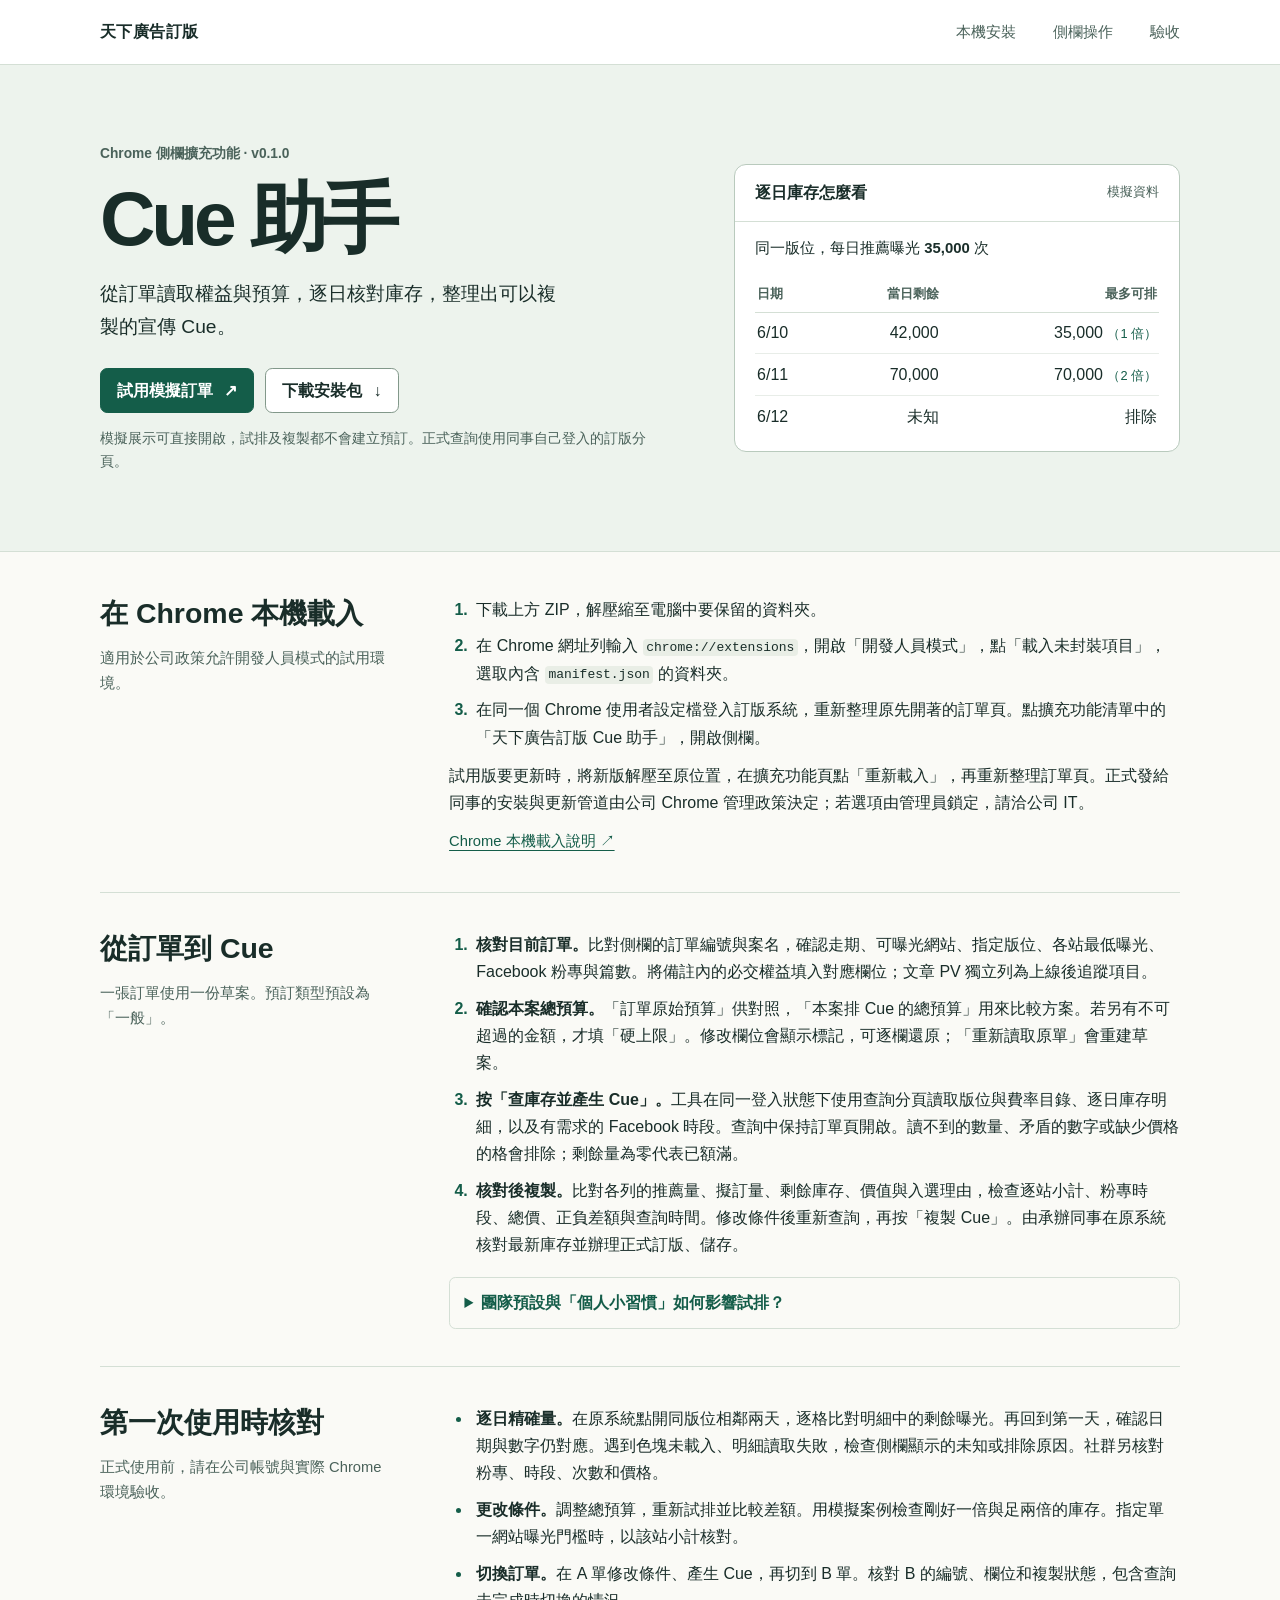
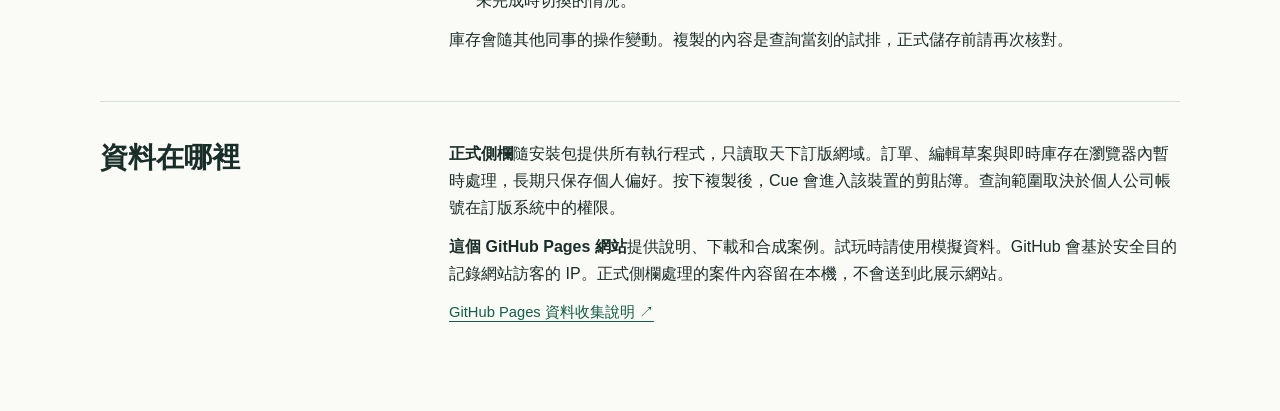
<file: docs/index.html>
<!doctype html>
<html lang="zh-Hant">
<head>
  <meta charset="utf-8">
  <meta name="viewport" content="width=device-width, initial-scale=1">
  <meta name="description" content="天下廣告訂版 Cue 助手的模擬示範、Chrome 側欄安裝方式、排程規則與驗收步驟。">
  <meta name="color-scheme" content="light">
  <title>天下廣告訂版 Cue 助手｜操作說明</title>
  <link rel="stylesheet" href="guide.css">
</head>
<body>
  <a class="skip" href="#main">跳到主要內容</a>
  <header class="bar">
    <div class="wrap bar-inner">
      <a class="brand" href="./">天下廣告訂版</a>
      <nav aria-label="操作說明"><a href="#install">本機安裝</a><a href="#workflow">側欄操作</a><a href="#verify">驗收</a></nav>
    </div>
  </header>
  <main id="main">
    <section class="intro">
      <div class="wrap hero">
        <div>
          <p class="edition">Chrome 側欄擴充功能 · v0.1.0</p>
          <h1>Cue 助手</h1>
          <p class="lead">從訂單讀取權益與預算，逐日核對庫存，整理出可以複製的宣傳 Cue。</p>
          <div class="actions"><a class="button primary" href="demo/">試用模擬訂單 <span aria-hidden="true">↗</span></a><a class="button" href="downloads/cue-assistant.zip" download>下載安裝包 <span aria-hidden="true">↓</span></a></div>
          <p class="helper">模擬展示可直接開啟，試排及複製都不會建立預訂。正式查詢使用同事自己登入的訂版分頁。</p>
        </div>
        <figure class="sample">
          <figcaption><strong>逐日庫存怎麼看</strong><span>模擬資料</span></figcaption>
          <p>同一版位，每日推薦曝光 <b>35,000</b> 次</p>
          <table>
            <thead><tr><th scope="col">日期</th><th scope="col">當日剩餘</th><th scope="col">最多可排</th></tr></thead>
            <tbody><tr><th scope="row">6/10</th><td>42,000</td><td>35,000 <small>（1 倍）</small></td></tr>
              <tr><th scope="row">6/11</th><td>70,000</td><td>70,000 <small>（2 倍）</small></td></tr>
              <tr><th scope="row">6/12</th><td>未知</td><td>排除</td></tr></tbody>
          </table>
        </figure>
      </div>
    </section>
    <div class="wrap content">
      <section id="install" class="chapter">
        <div class="title"><h2>在 Chrome 本機載入</h2><p>適用於公司政策允許開發人員模式的試用環境。</p></div>
        <div class="body">
          <ol class="steps">
            <li>下載上方 ZIP，解壓縮至電腦中要保留的資料夾。</li>
            <li>在 Chrome 網址列輸入 <code>chrome://extensions</code>，開啟「開發人員模式」，點「載入未封裝項目」，選取內含 <code>manifest.json</code> 的資料夾。</li>
            <li>在同一個 Chrome 使用者設定檔登入訂版系統，重新整理原先開著的訂單頁。點擴充功能清單中的「天下廣告訂版 Cue 助手」，開啟側欄。</li>
          </ol>
          <p>試用版要更新時，將新版解壓至原位置，在擴充功能頁點「重新載入」，再重新整理訂單頁。正式發給同事的安裝與更新管道由公司 Chrome 管理政策決定；若選項由管理員鎖定，請洽公司 IT。</p>
          <a class="reference" href="https://developer.chrome.com/docs/extensions/get-started/tutorial/hello-world#load-unpacked">Chrome 本機載入說明 ↗</a>
        </div>
      </section>
      <section id="workflow" class="chapter">
        <div class="title"><h2>從訂單到 Cue</h2><p>一張訂單使用一份草案。預訂類型預設為「一般」。</p></div>
        <div class="body">
          <ol class="steps workflow">
            <li><strong>核對目前訂單。</strong>比對側欄的訂單編號與案名，確認走期、可曝光網站、指定版位、各站最低曝光、Facebook 粉專與篇數。將備註內的必交權益填入對應欄位；文章 PV 獨立列為上線後追蹤項目。</li>
            <li><strong>確認本案總預算。</strong>「訂單原始預算」供對照，「本案排 Cue 的總預算」用來比較方案。若另有不可超過的金額，才填「硬上限」。修改欄位會顯示標記，可逐欄還原；「重新讀取原單」會重建草案。</li>
            <li><strong>按「查庫存並產生 Cue」。</strong>工具在同一登入狀態下使用查詢分頁讀取版位與費率目錄、逐日庫存明細，以及有需求的 Facebook 時段。查詢中保持訂單頁開啟。讀不到的數量、矛盾的數字或缺少價格的格會排除；剩餘量為零代表已額滿。</li>
            <li><strong>核對後複製。</strong>比對各列的推薦量、擬訂量、剩餘庫存、價值與入選理由，檢查逐站小計、粉專時段、總價、正負差額與查詢時間。修改條件後重新查詢，再按「複製 Cue」。由承辦同事在原系統核對最新庫存並辦理正式訂版、儲存。</li>
          </ol>
          <details><summary>團隊預設與「個人小習慣」如何影響試排？</summary>
            <p>試排先核對客戶權益、日期、精確庫存與各站門檻，再以網站與社群合計價值接近本案總預算。差額等於整單價值減總預算，可正可負。組合較多時採有限搜尋，可能另有更接近的方案。</p>
            <p>3–4 個網站版位為高優先偏好，同站同位拆段只計一次，Facebook 另計。Text 優先評估同位連跑；Rectangle 與 MB 文章頁 TOP／BOTTOM 依實際素材規格評估共用 300×250。起始盡量避開週一，進行中可跨週一。Scroll Video 要核對素材與過稿時間。</p>
            <p>在「個人小習慣」可調整版位順序、慣用連跑天數、週一起始與共用素材偏好，也能恢復團隊預設。正式側欄將偏好存於各自的 Chrome 本機。指定粉專依權益安排，只有 Facebook 篇數時採天下粉專。</p>
          </details>
        </div>
      </section>
      <section id="verify" class="chapter">
        <div class="title"><h2>第一次使用時核對</h2><p>正式使用前，請在公司帳號與實際 Chrome 環境驗收。</p></div>
        <div class="body">
          <ul class="checks">
            <li><strong>逐日精確量。</strong>在原系統點開同版位相鄰兩天，逐格比對明細中的剩餘曝光。再回到第一天，確認日期與數字仍對應。遇到色塊未載入、明細讀取失敗，檢查側欄顯示的未知或排除原因。社群另核對粉專、時段、次數和價格。</li>
            <li><strong>更改條件。</strong>調整總預算，重新試排並比較差額。用模擬案例檢查剛好一倍與足兩倍的庫存。指定單一網站曝光門檻時，以該站小計核對。</li>
            <li><strong>切換訂單。</strong>在 A 單修改條件、產生 Cue，再切到 B 單。核對 B 的編號、欄位和複製狀態，包含查詢未完成時切換的情況。</li>
          </ul>
          <p>庫存會隨其他同事的操作變動。複製的內容是查詢當刻的試排，正式儲存前請再次核對。</p>
        </div>
      </section>
      <section id="privacy" class="chapter last">
        <div class="title"><h2>資料在哪裡</h2></div>
        <div class="body">
          <p><strong>正式側欄</strong>隨安裝包提供所有執行程式，只讀取天下訂版網域。訂單、編輯草案與即時庫存在瀏覽器內暫時處理，長期只保存個人偏好。按下複製後，Cue 會進入該裝置的剪貼簿。查詢範圍取決於個人公司帳號在訂版系統中的權限。</p>
          <p><strong>這個 GitHub Pages 網站</strong>提供說明、下載和合成案例。試玩時請使用模擬資料。GitHub 會基於安全目的記錄網站訪客的 IP。正式側欄處理的案件內容留在本機，不會送到此展示網站。</p>
          <a class="reference" href="https://docs.github.com/en/pages/getting-started-with-github-pages/what-is-github-pages#data-collection">GitHub Pages 資料收集說明 ↗</a>
        </div>
      </section>
    </div>
  </main>
</body>
</html>
</file>
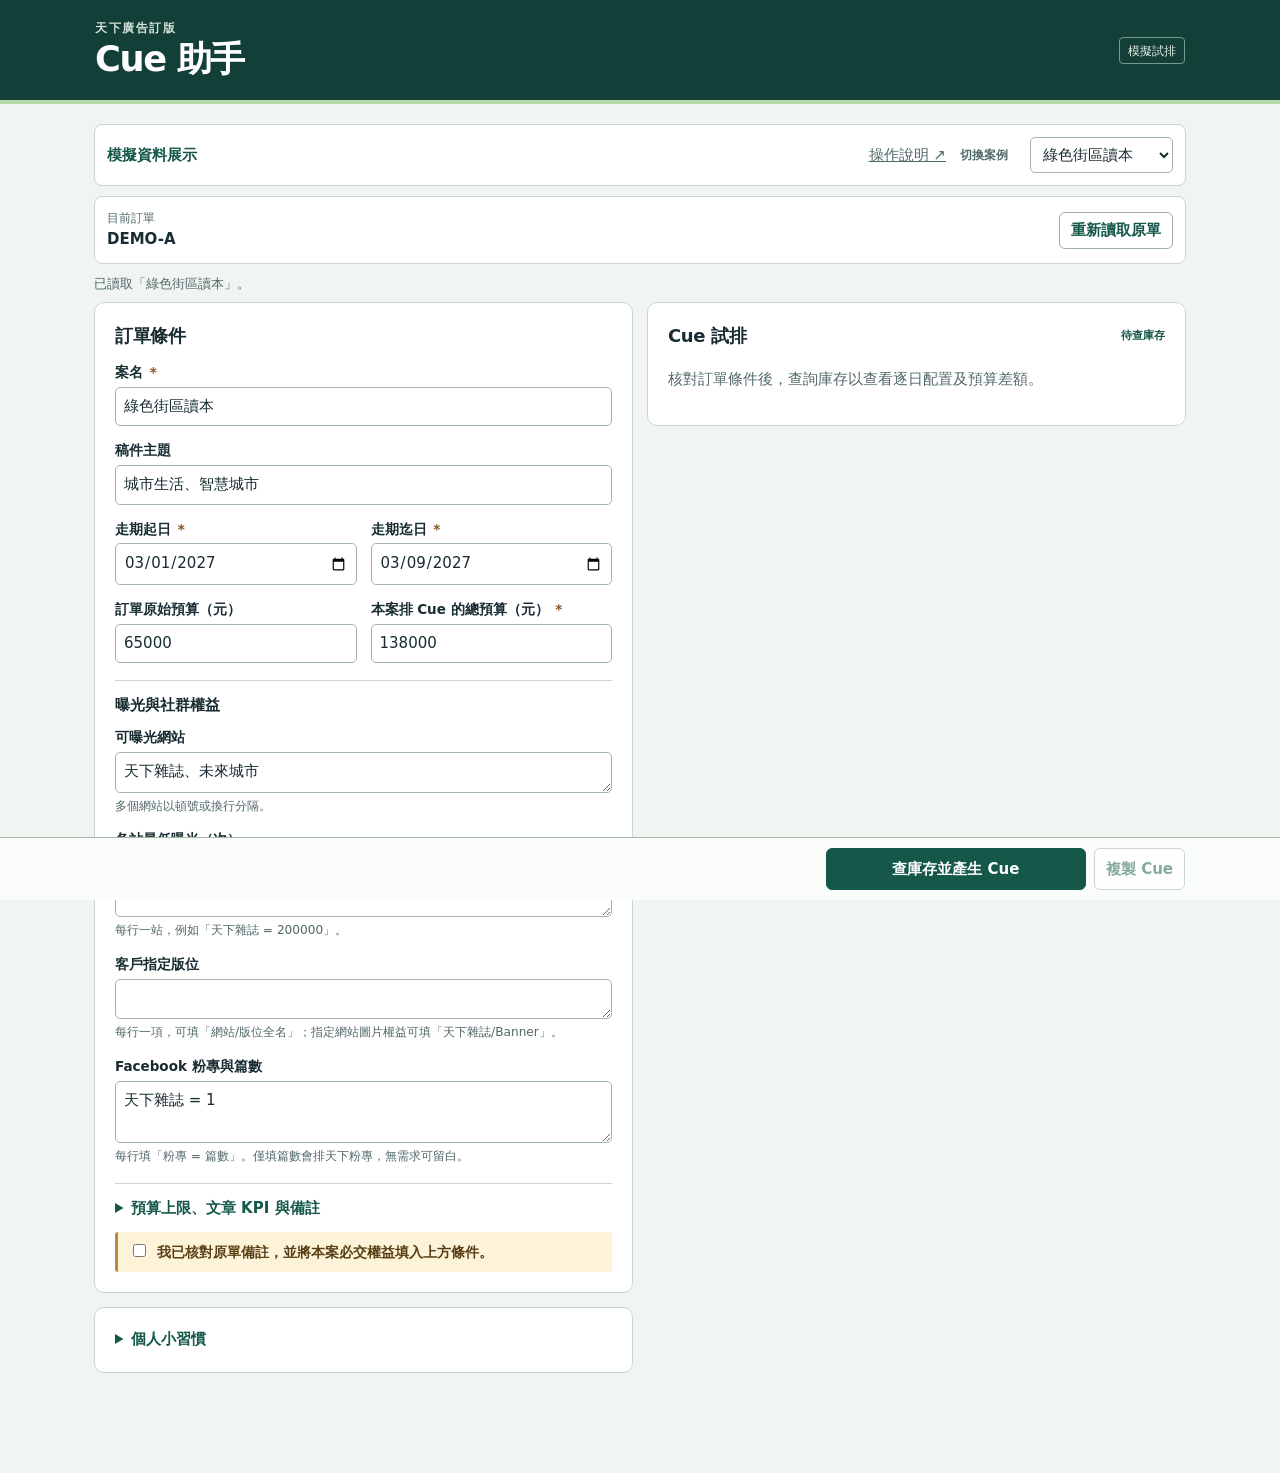
<file: docs/demo/index.html>
<!doctype html>
<html lang="zh-Hant">
<head>
  <meta charset="utf-8">
  <meta name="viewport" content="width=device-width, initial-scale=1">
  <meta name="color-scheme" content="light">
  <title>天下廣告訂版 Cue 助手</title>
  <link rel="stylesheet" href="./panel.css">
  <script type="module" src="./panel.mjs"></script>
</head>
<body>
<header class="mast"><div><p class="product">天下廣告訂版</p><h1>Cue 助手</h1></div><span id="mode">只讀試排</span></header>
<main>
  <nav id="demo-nav" hidden aria-label="模擬操作"><div class="demo-note"><strong>模擬資料展示</strong><a href="../">操作說明 ↗</a></div><label for="scenario">切換案例</label><select id="scenario"></select></nav>
  <section class="order-bar" aria-label="目前訂單"><div><small>目前訂單</small><strong id="identity">讀取中</strong></div><button type="button" id="reload">重新讀取原單</button></section>
  <p class="feedback" id="status" role="status" aria-live="polite">正在連接分頁…</p>
  <aside id="read-warnings" class="notice" hidden></aside>
  <div class="workspace">
    <div class="editor">
      <section class="surface" aria-labelledby="order-title">
        <div class="section-head"><h2 id="order-title">訂單條件</h2><span id="dirty-count"></span></div>
        <fieldset id="order-fields" disabled>
          <div id="base" class="fields"></div>
          <div id="dates" class="fields pair"></div>
          <div id="money" class="fields pair"></div>
          <h3 class="rule">曝光與社群權益</h3>
          <div id="rights" class="fields"></div>
          <details id="more-box" class="disclosure"><summary>預算上限、文章 KPI 與備註</summary><div id="more" class="fields"></div></details>
          <div id="review-wrap" class="review" hidden><label><input type="checkbox" id="review">我已核對原單備註，並將本案必交權益填入上方條件。</label></div>
        </fieldset>
      </section>
      <details class="surface preferences"><summary>個人小習慣</summary>
        <form id="prefs-form">
          <p class="note" id="prefs-note">偏好儲存在這台 Chrome，只影響合格方案的排序。</p>
          <label for="pref-order">常用版位順序</label><textarea id="pref-order" rows="2" required></textarea>
          <label for="pref-days">慣用連跑天數</label><input id="pref-days" type="number" min="1" max="366" step="1" required>
          <label class="check"><input type="checkbox" id="pref-monday">宣傳起始盡量避開週一</label>
          <label class="check"><input type="checkbox" id="pref-shared">優先考慮可共用素材的版位</label>
          <div class="button-row"><button type="submit" id="save-prefs">儲存偏好</button><button type="button" id="reset-prefs" class="quiet">恢復團隊預設</button></div>
          <p id="prefs-status" class="feedback" role="status"></p>
        </form>
      </details>
    </div>
    <section class="surface results" aria-labelledby="result-title">
      <div class="section-head"><h2 id="result-title" tabindex="-1">Cue 試排</h2><span id="result-tag">待查庫存</span></div>
      <div id="result-body"><p class="empty">核對訂單條件後，查詢庫存以查看逐日配置及預算差額。</p></div>
    </section>
  </div>
</main>
<footer class="action-bar"><div><button type="button" id="query" class="primary" disabled>查庫存並產生 Cue</button><button type="button" id="copy" disabled>複製 Cue</button></div></footer>
</body>
</html>
</file>
<file: docs/guide.css>
:root {
  color-scheme: light;
  font-family: "Inter", "PingFang TC", "Microsoft JhengHei", sans-serif;
  --ink: #192d29;
  --green: #145d49;
  --subtle: #4a625a;
  --line: #d4dfd5;
  --wash: #edf3ed;
  background: #fafaf6;
  color: var(--ink);
}
* { box-sizing: border-box; }
html { scroll-behavior: smooth; }
body { margin: 0; line-height: 1.7; }
a { color: var(--green); text-underline-offset: .24em; }
a:focus-visible, summary:focus-visible { outline: 3px solid #b1542c; outline-offset: 4px; }
.wrap { width: min(100% - 4rem, 1080px); margin-inline: auto; }
.skip { position: absolute; top: -6em; padding: .5em 1em; background: white; z-index: 1; }
.skip:focus { top: .3em; }
.bar { border-bottom: 1px solid var(--line); background: #fff; }
.bar-inner, nav, .actions { display: flex; align-items: center; }
.bar-inner { justify-content: space-between; min-height: 4rem; gap: 1rem; }
.brand { color: var(--ink); text-decoration: none; font-weight: 800; letter-spacing: .03em; }
nav { gap: clamp(.8rem, 3vw, 2.3rem); }
nav a { color: var(--subtle); text-decoration: none; font-size: .94rem; }
nav a:hover, .brand:hover { text-decoration: underline; }
.intro { background: var(--wash); border-bottom: 1px solid var(--line); }
.hero { display: grid; grid-template-columns: 1.25fr 1fr; align-items: center; gap: clamp(2rem, 6vw, 5.5rem); padding-block: clamp(2.5rem, 6vw, 5rem); }
.edition, .helper { color: var(--subtle); font-size: .86rem; }
.edition { margin: 0 0 .6rem; font-weight: 650; }
h1, h2 { margin: 0; line-height: 1.24; }
h1 { font: 700 clamp(3.1rem, 6vw, 5rem)/1.14 "Inter", "PingFang TC", sans-serif; letter-spacing: -.055em; }
.lead { margin: 1rem 0 1.5rem; max-width: 29rem; font-size: clamp(1.05rem, 2vw, 1.2rem); }
.actions { gap: .7rem; flex-wrap: wrap; }
.button { display: inline-flex; gap: .7rem; align-items: center; justify-content: space-between; min-height: 44px; border: 1px solid #82988a; border-radius: .45rem; padding: .52rem 1rem; background: #fff; color: var(--ink); text-decoration: none; font-weight: 700; }
.button:hover { background: #e3ebe5; }
.primary { background: var(--green); border-color: var(--green); color: white; }
.primary:hover { background: #104a3a; }
.helper { margin: .85rem 0 0; }
.sample { margin: 0; background: #fff; border: 1px solid #b9cabd; border-radius: .75rem; overflow: hidden; padding: 0 1.25rem .9rem; }
.sample figcaption { display: flex; justify-content: space-between; gap: .8rem; align-items: center; border-bottom: 1px solid var(--line); margin-inline: -1.25rem; padding: .9rem 1.25rem; }
.sample figcaption span { font-size: .82rem; color: var(--subtle); }
.sample p { font-size: .93rem; }
table { width: 100%; border-collapse: collapse; font-variant-numeric: tabular-nums; }
th, td { text-align: right; padding: .42rem .12rem; }
tr > :first-child { text-align: left; }
thead th { font-size: .8rem; font-weight: 600; color: var(--subtle); border-bottom: 1px solid var(--line); }
tbody tr + tr { border-top: 1px solid #e8ede8; }
tbody th { font-weight: 450; }
td small { color: var(--green); font-size: .8rem; }
.content { padding-block: .4rem 3rem; }
.chapter { display: grid; grid-template-columns: minmax(180px,.78fr) minmax(0,2fr); gap: clamp(1.5rem, 5vw, 5rem); padding-block: 2.35rem; border-bottom: 1px solid var(--line); scroll-margin-top: 1rem; }
.last { border: 0; }
h2 { font-size: clamp(1.3rem, 3vw, 1.78rem); }
.title p { color: var(--subtle); font-size: .92rem; }
.body p { margin: .7rem 0; }
.body > :first-child { margin-top: 0; }
.steps, .checks { padding-inline-start: 1.45rem; margin: 0; }
.steps li, .checks li { padding-inline-start: .25rem; margin-bottom: .6rem; }
.steps li::marker, .checks li::marker { color: var(--green); font-weight: 700; }
.reference { font-size: .92rem; }
code { display: inline; padding: .07rem .23rem; border-radius: .25rem; background: #e9eee6; overflow-wrap: anywhere; }
details { margin-top: 1.15rem; border: 1px solid var(--line); padding: .7rem .9rem; border-radius: .4rem; }
summary { cursor: pointer; color: var(--green); font-weight: 650; }
@media (max-width: 750px) {
  .hero { grid-template-columns: 1fr; gap: 1.8rem; }
  .chapter { grid-template-columns: 1fr; gap: .85rem; padding-block: 1.7rem; }
  .title p { margin: .45rem 0 0; }
}
@media (max-width: 480px) {
  .wrap { width: calc(100% - 2rem); }
  .bar-inner { flex-wrap: wrap; padding-block: .6rem; gap: .15rem .7rem; }
  nav { gap: .7rem; }
  nav a { font-size: .8rem; }
  .button { padding-inline: .8rem; }
}
@media (prefers-reduced-motion: reduce) { html { scroll-behavior: auto; } }
</file>
<file: docs/demo/panel.css>
:root{--ink:#182c32;--muted:#51686a;--line:#c9d7d2;--paper:#f1f5f2;--accent:#155849;--pale:#e5f1e9;--warn:#795011;--warn-bg:#fcf3d9;font:15px/1.55 "Inter","PingFang TC","Microsoft JhengHei",system-ui,sans-serif;color:var(--ink);background:var(--paper)}
*{box-sizing:border-box}
body{margin:0;min-width:240px}
[hidden]{display:none!important}
h1,h2,h3,p,dl,dd{margin:0}
button,input,select,textarea{font:inherit}
button,select,summary{cursor:pointer}
button,a,input,textarea,select,summary{touch-action:manipulation}
:focus-visible{outline:3px solid #127eaa;outline-offset:2px}
button{border:1px solid #9cafa9;background:#fff;color:var(--accent);border-radius:6px;padding:7px 11px;line-height:1.4;font-weight:650}
button:hover:not(:disabled){background:var(--pale)}
button:disabled{cursor:default;opacity:.5}
button.primary{background:var(--accent);border-color:var(--accent);color:#fff}
button.primary:hover:not(:disabled){background:#0a493e}
a{color:var(--accent)}
.mast{background:#123f38;color:#fff;padding:18px max(16px,calc((100vw - 1090px)/2));display:flex;justify-content:space-between;align-items:center;gap:14px;border-bottom:4px solid #b6d9ac}
.product{font-size:.79rem;letter-spacing:.13em;font-weight:650;color:#d6e5d9}
h1{font-size:clamp(1.7rem,4vw,2.35rem);line-height:1.25;letter-spacing:-.04em}
#mode{color:#e4f0e5;font-size:.83rem;border:1px solid #77988c;padding:3px 8px;border-radius:4px;white-space:nowrap}
main{max-width:1120px;margin:0 auto;padding:14px 14px 100px}
#demo-nav,.order-bar{background:#fff;border:1px solid var(--line);border-radius:8px;padding:12px;margin-bottom:10px}
.demo-note,.order-bar,.section-head,.button-row{display:flex;align-items:center;justify-content:space-between;flex-wrap:wrap;gap:8px}
.demo-note{margin-bottom:6px}
.demo-note strong{color:var(--accent)}
.demo-note a,.note,small,.empty{color:var(--muted)}
#demo-nav label{font-size:.79rem;color:var(--muted);margin-right:8px}
#scenario{max-width:100%;width:auto}
.order-bar small,.order-bar strong{display:block}
.order-bar small{font-size:.78rem}
.order-bar strong{overflow-wrap:anywhere;font-variant-numeric:tabular-nums}
.surface{border:1px solid var(--line);border-radius:10px;background:#fff;padding:15px;min-width:0}
.workspace,.editor,.fields{display:grid;gap:14px;min-width:0}
.editor{align-content:start}
.section-head{margin-bottom:14px}
h2{font-size:1.2rem;line-height:1.4;letter-spacing:-.02em}
h3,.preferences>summary{font-size:1rem;font-weight:700}
#dirty-count,#result-tag,.modified{font-size:.76rem;font-weight:650;color:var(--accent)}
fieldset{min-width:0;margin:0;padding:0;border:0}
fieldset>.fields+.fields{margin-top:14px}
.field{min-width:0}
.field-top{display:flex;align-items:baseline;justify-content:space-between;gap:7px;margin-bottom:4px}
label{font-weight:620;font-size:.9rem}
.required{color:#8f541f;margin-left:2px}
input:not([type=checkbox]),textarea,select{border:1px solid #a3b6af;border-radius:5px;color:var(--ink);background:#fff;padding:7px 8px;display:block;width:100%;min-width:0}
textarea{resize:vertical;min-height:2.7em}
input:disabled,textarea:disabled{background:#f1f4f1}
input[aria-invalid=true],textarea[aria-invalid=true]{border-color:#aa3530}
.field.changed input,.field.changed textarea{border-left:3px solid #b67c30}
.modified{color:var(--warn);white-space:nowrap}
.field-actions{display:inline-flex;gap:5px;align-items:center}
.restore,.quiet{border:0;padding:2px 3px;text-decoration:underline;text-underline-offset:3px;background:none}
.restore{font-size:.77rem}
.hint,.error,.note{display:block;font-size:.81rem;margin-top:4px;overflow-wrap:anywhere}
.error{color:#9a342c}
.rule,.disclosure{border-top:1px solid var(--line);margin-top:17px;padding-top:13px}
.rule{margin-bottom:10px}
.disclosure>summary,.preferences>summary{color:var(--accent);font-weight:650}
.disclosure[open]>.fields,.preferences[open]>form{margin-top:12px}
.review,.notice,.alert{border-left:3px solid #bd8a37;background:var(--warn-bg);color:#593f15;padding:9px 11px;margin-top:12px;border-radius:3px}
.review label,.check{display:flex;align-items:baseline;gap:8px}
input[type=checkbox]{accent-color:var(--accent);flex-shrink:0}
.notice{margin:0 0 12px}
ul{padding-left:1.2em;margin:4px 0}
.preferences form{display:grid;gap:8px}
.preferences .button-row{justify-content:flex-start}
.feedback{color:var(--muted);font-size:.87rem;overflow-wrap:anywhere;margin-bottom:8px}
.feedback:empty,.error:empty,.note:empty{display:none}
.results{align-self:start}
.empty{padding:5px 0 12px;line-height:1.7}
.metrics{display:grid;grid-template-columns:repeat(2,minmax(0,1fr));gap:1px;background:var(--line);border:1px solid var(--line);border-radius:6px;overflow:hidden;margin-bottom:7px}
.metrics>div{padding:10px;background:var(--pale)}
.metrics dt,.detail-list dt{font-size:.76rem;color:var(--muted)}
.metrics dd{font-size:1.04rem;font-weight:740;overflow-wrap:anywhere;font-variant-numeric:tabular-nums}
.result-section{margin-top:16px}
.result-section>h3{margin-bottom:5px}
.result-section details,.audit{border:1px solid var(--line);border-radius:5px;margin-top:7px;padding:7px 9px}
summary{overflow-wrap:anywhere}
.result-section summary,.audit>summary{font-weight:650;color:var(--accent)}
.detail-list{display:grid;grid-template-columns:minmax(76px,auto) minmax(0,1fr);align-items:baseline;gap:3px 12px;margin:6px 0}
.detail-list dd{overflow-wrap:anywhere}
.table-wrap{margin-top:6px;overflow-x:auto;max-width:100%}
table{border-collapse:collapse;width:100%;font-size:.84rem;font-variant-numeric:tabular-nums}
th,td{border-bottom:1px solid var(--line);padding:5px 6px;text-align:left;vertical-align:top}
thead th{background:var(--paper);font-weight:640}
.number{white-space:nowrap;text-align:right}
.check-label{color:var(--muted);font-size:.8rem}
.audit-row{padding:7px 0;border-bottom:1px solid var(--line);font-size:.84rem;overflow-wrap:anywhere}
.pager{display:flex;gap:8px;align-items:center;justify-content:space-between;margin-top:8px;font-size:.82rem}
.action-bar{position:fixed;bottom:0;left:0;right:0;padding:10px 14px max(10px,env(safe-area-inset-bottom));background:#fbfdfb;border-top:1px solid #a3b8ab;z-index:3}
.action-bar>div{max-width:1090px;margin:auto;display:flex;gap:8px}
.action-bar button{min-height:42px}
.action-bar .primary{flex:1}
@media(min-width:335px){.pair{grid-template-columns:repeat(2,minmax(0,1fr))}}
@media(min-width:780px){
  main{padding-top:20px}
  .mast{padding-top:19px;padding-bottom:19px}
  .workspace{grid-template-columns:minmax(0,1fr) minmax(0,1fr);align-items:start}
  .surface{padding:20px}.results{position:sticky;top:12px;max-height:calc(100vh - 90px);overflow:auto}
  #demo-nav{display:flex;align-items:center;gap:14px}
  .demo-note{flex:1;margin:0}.demo-note a{margin-left:auto}
  .action-bar>div{justify-content:end}.action-bar .primary{flex:0 1 260px}
}
</file>
